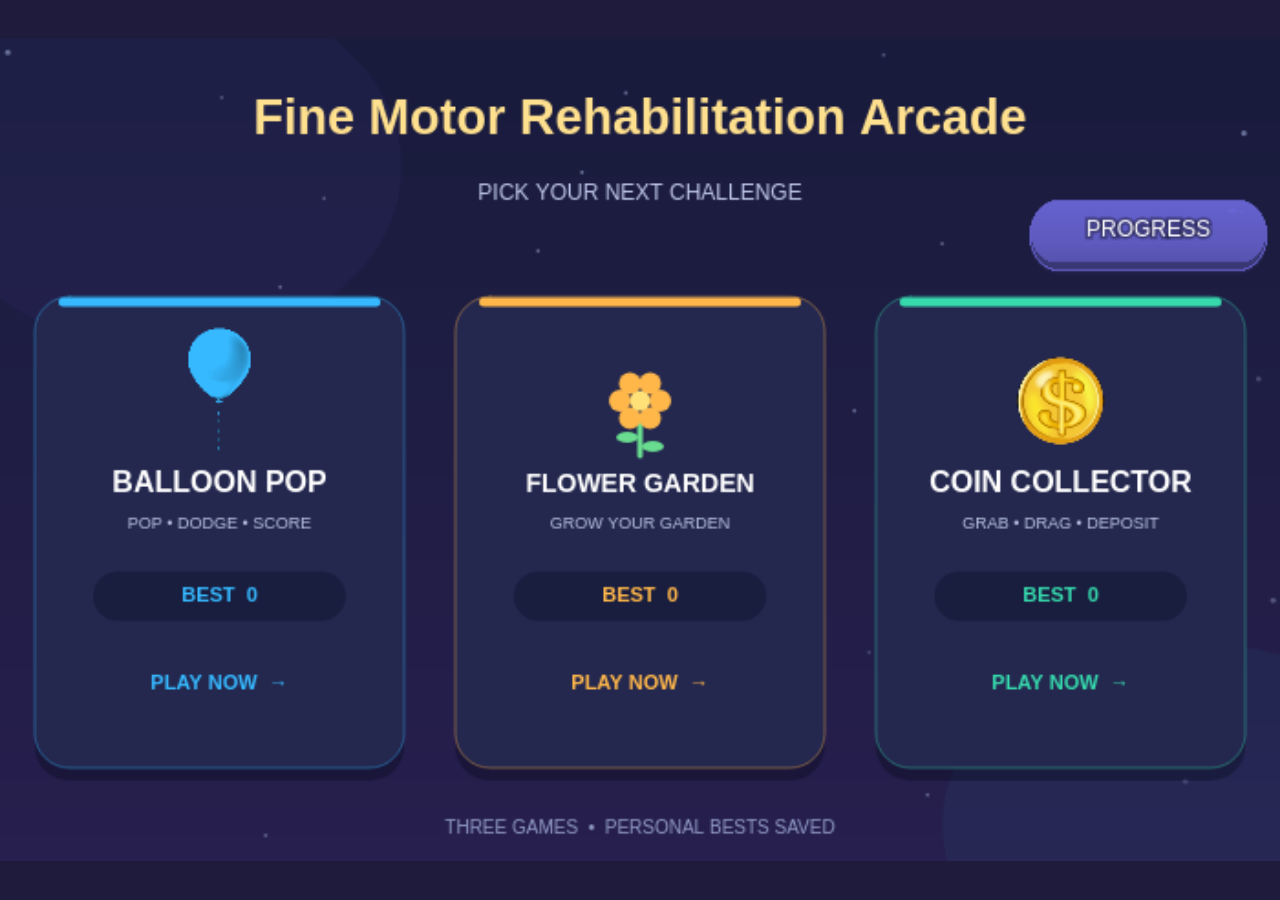
<file: index.html>
<!DOCTYPE html>
<html lang="en">
  <head>
    <meta charset="utf-8" />
    <meta name="viewport" content="width=device-width, initial-scale=1.0">

    <title>Fine Motor Rehabilitation Arcade</title>

    <link rel="stylesheet" type="text/css" href="style.css">

    <script src="libraries/p5.min.js"></script>
    <script src="libraries/p5.sound.min.js"></script>
    <script>
      // p5 Studio provides MEDIA_FOLDER itself; define it here for plain browser runs.
      if (typeof MEDIA_FOLDER === "undefined") var MEDIA_FOLDER = "media";
    </script>
  </head>

  <body>
    <script src="common/balloonpop.js"></script>
    <script src="common/coincollector.js"></script>
    <script src="common/flowergarden.js"></script>
    <script src="main.js"></script>
  </body>
</html>
</file>
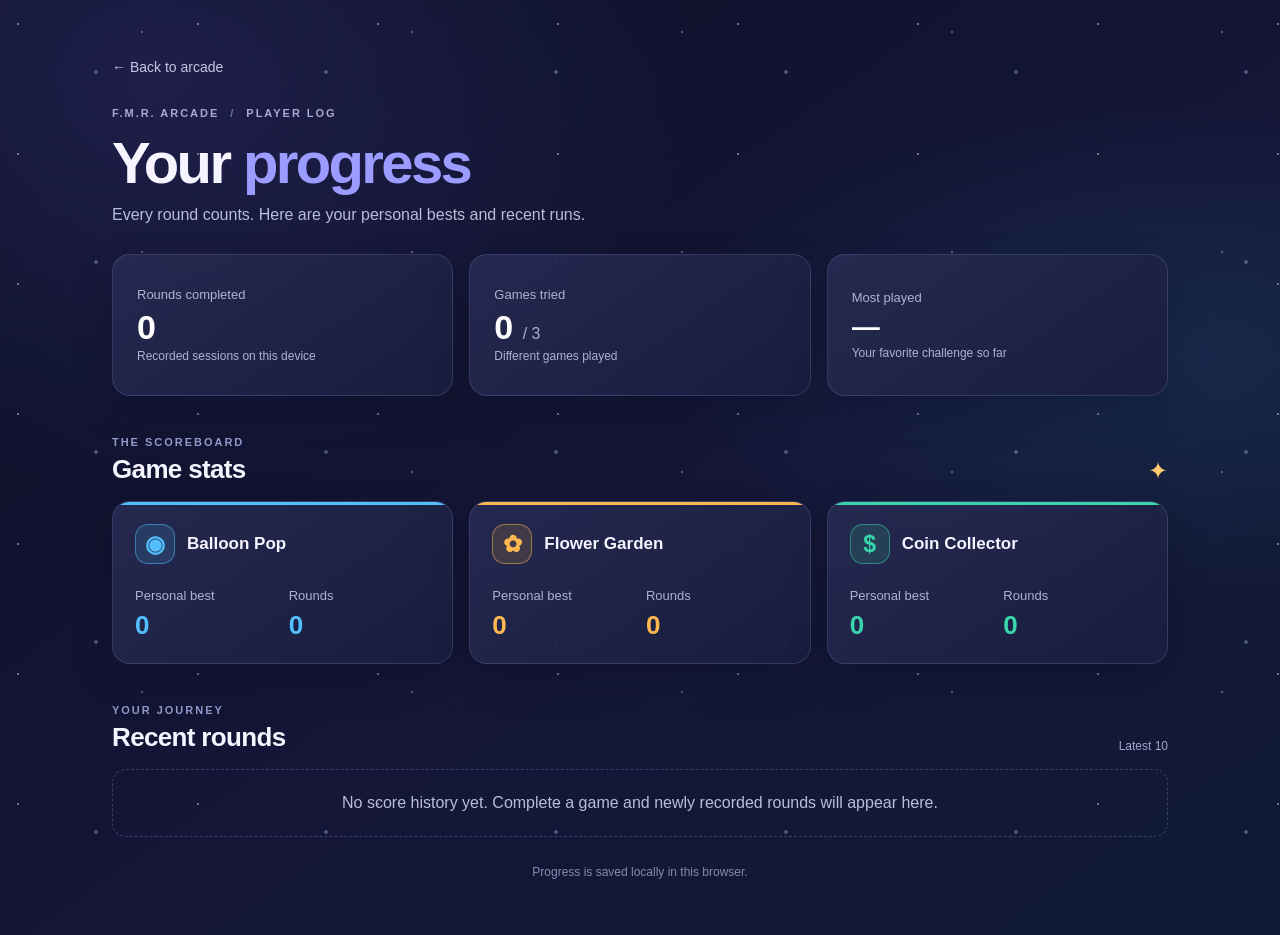
<file: progress.html>
<!DOCTYPE html>
<html lang="en">
  <head>
    <meta charset="utf-8" />
    <meta name="viewport" content="width=device-width, initial-scale=1.0">
    <meta name="theme-color" content="#0c1027">
    <title>Player Progress | F.M.R. Arcade</title>
    <link rel="stylesheet" href="progress.css">
  </head>
  <body>
    <main class="dashboard">
      <header class="page-header">
        <a class="back-link" href="index.html">← Back to arcade</a>
        <p class="eyebrow">F.M.R. ARCADE <span>/</span> PLAYER LOG</p>
        <h1>Your <span>progress</span></h1>
        <p class="intro">Every round counts. Here are your personal bests and recent runs.</p>
      </header>

      <section class="summary-grid" aria-label="Overall progress">
        <article class="summary-card">
          <span class="summary-label">Rounds completed</span>
          <strong id="round-count">0</strong>
          <span class="summary-note">Recorded sessions on this device</span>
        </article>
        <article class="summary-card">
          <span class="summary-label">Games tried</span>
          <strong><span id="games-tried">0</span> <small>/ 3</small></strong>
          <span class="summary-note">Different games played</span>
        </article>
        <article class="summary-card">
          <span class="summary-label">Most played</span>
          <strong class="summary-name" id="most-played">—</strong>
          <span class="summary-note">Your favorite challenge so far</span>
        </article>
      </section>

      <section class="section-block" aria-labelledby="game-stats-title">
        <div class="section-heading">
          <div>
            <p class="eyebrow">THE SCOREBOARD</p>
            <h2 id="game-stats-title">Game stats</h2>
          </div>
          <span class="section-mark">✦</span>
        </div>
        <div class="game-grid">
          <article class="game-card balloon-card">
            <div class="game-title"><span class="game-icon">◉</span><h3>Balloon Pop</h3></div>
            <div class="game-metrics">
              <div><span>Personal best</span><strong id="best-balloon">0</strong></div>
              <div><span>Rounds</span><strong id="plays-balloon">0</strong></div>
            </div>
          </article>
          <article class="game-card garden-card">
            <div class="game-title"><span class="game-icon">✿</span><h3>Flower Garden</h3></div>
            <div class="game-metrics">
              <div><span>Personal best</span><strong id="best-garden">0</strong></div>
              <div><span>Rounds</span><strong id="plays-garden">0</strong></div>
            </div>
          </article>
          <article class="game-card coin-card">
            <div class="game-title"><span class="game-icon">$</span><h3>Coin Collector</h3></div>
            <div class="game-metrics">
              <div><span>Personal best</span><strong id="best-coins">0</strong></div>
              <div><span>Rounds</span><strong id="plays-coins">0</strong></div>
            </div>
          </article>
        </div>
      </section>

      <section class="section-block history-block" aria-labelledby="history-title">
        <div class="section-heading">
          <div>
            <p class="eyebrow">YOUR JOURNEY</p>
            <h2 id="history-title">Recent rounds</h2>
          </div>
          <span class="history-caption">Latest 10</span>
        </div>
        <ol class="history-list" id="recent-rounds"></ol>
      </section>
      <p class="storage-note">Progress is saved locally in this browser.</p>
    </main>
    <script src="progress.js"></script>
  </body>
</html>
</file>
<file: style.css>
html, body {
  width: 100%;
  height: 100%;
  margin: 0;
  padding: 0;
}

body {
  display: grid;
  place-items: center;
  overflow: hidden;
  background: rgb(30, 27, 60);
}

canvas {
  display: block;
  width: min(100vw, 155.56vh) !important;
  height: auto !important;
}
</file>
<file: progress.css>
:root {
  color-scheme: dark;
  font-family: Arial, Helvetica, sans-serif;
  background: #0c1027;
  color: #f5f4ff;
}

* {
  box-sizing: border-box;
}

html {
  min-height: 100%;
}

body {
  min-height: 100vh;
  margin: 0;
  overflow-x: hidden;
  background:
    radial-gradient(ellipse at 12% 8%, rgba(84, 74, 174, 0.25), transparent 34rem),
    radial-gradient(ellipse at 92% 38%, rgba(35, 122, 161, 0.18), transparent 32rem),
    linear-gradient(145deg, #0c1027 8%, #151638 55%, #101b35);
}

body::before {
  position: fixed;
  z-index: 0;
  inset: 0;
  background-image:
    radial-gradient(1px 1px at 18px 24px, rgba(255, 255, 255, 0.85) 99%, transparent),
    radial-gradient(2px 2px at 96px 72px, rgba(180, 203, 255, 0.75) 99%, transparent),
    radial-gradient(1px 1px at 142px 32px, rgba(255, 255, 255, 0.65) 99%, transparent);
  background-size: 180px 130px, 230px 190px, 270px 220px;
  content: "";
  opacity: 0.45;
  pointer-events: none;
}

a {
  color: inherit;
}

.dashboard {
  position: relative;
  z-index: 1;
  width: min(1120px, 100%);
  margin: 0 auto;
  padding: 32px 32px 56px;
}

.page-header {
  position: relative;
  padding: 26px 0 30px;
}

.back-link {
  display: inline-flex;
  align-items: center;
  gap: 8px;
  margin-bottom: 32px;
  color: #c5c6e7;
  font-size: 14px;
  text-decoration: none;
  transition: color 160ms ease, transform 160ms ease;
}

.back-link:hover {
  color: #fff;
  transform: translateX(-3px);
}

.eyebrow {
  margin: 0 0 10px;
  color: #a7a9d2;
  font-size: 11px;
  font-weight: 700;
  letter-spacing: 0.18em;
}

.eyebrow span {
  padding: 0 6px;
  color: #6d72a8;
}

h1,
h2,
h3,
p {
  margin-top: 0;
}

h1 {
  margin-bottom: 10px;
  font-size: clamp(36px, 6vw, 58px);
  letter-spacing: -0.045em;
}

h1 span {
  color: #9c9bff;
}

.intro {
  margin-bottom: 0;
  color: #b9bddb;
  font-size: 16px;
}

.summary-grid {
  display: grid;
  grid-template-columns: repeat(3, minmax(0, 1fr));
  gap: 16px;
}

.summary-card,
.game-card {
  border: 1px solid rgba(181, 188, 255, 0.16);
  border-radius: 18px;
  background: linear-gradient(145deg, rgba(39, 43, 82, 0.92), rgba(25, 30, 63, 0.94));
  box-shadow: 0 16px 40px rgba(3, 5, 23, 0.18);
}

.summary-card {
  display: flex;
  min-height: 142px;
  flex-direction: column;
  justify-content: center;
  padding: 22px 24px;
}

.summary-label,
.summary-note,
.game-metrics span {
  color: #aeb3d4;
  font-size: 13px;
}

.summary-card strong {
  margin: 7px 0 3px;
  color: #fff;
  font-size: 34px;
  line-height: 1.1;
}

.summary-card strong small {
  color: #aeb3d4;
  font-size: 16px;
  font-weight: 500;
}

.summary-card .summary-name {
  overflow: hidden;
  font-size: clamp(20px, 2.8vw, 28px);
  text-overflow: ellipsis;
  white-space: nowrap;
}

.summary-note {
  font-size: 12px;
}

.section-block {
  margin-top: 40px;
}

.section-heading {
  display: flex;
  align-items: end;
  justify-content: space-between;
  margin-bottom: 16px;
}

.section-heading .eyebrow {
  margin-bottom: 6px;
  color: #9298ca;
}

h2 {
  margin-bottom: 0;
  font-size: 26px;
  letter-spacing: -0.025em;
}

.section-mark {
  color: #ffc96e;
  font-size: 24px;
}

.game-grid {
  display: grid;
  grid-template-columns: repeat(3, minmax(0, 1fr));
  gap: 16px;
}

.game-card {
  position: relative;
  overflow: hidden;
  padding: 22px;
}

.game-card::before {
  position: absolute;
  top: 0;
  right: 0;
  left: 0;
  height: 3px;
  background: var(--accent);
  content: "";
}

.balloon-card {
  --accent: #52bfff;
}

.garden-card {
  --accent: #ffb84f;
}

.coin-card {
  --accent: #39d6ac;
}

.game-title {
  display: flex;
  align-items: center;
  gap: 12px;
  margin-bottom: 24px;
}

.game-icon {
  display: grid;
  width: 40px;
  height: 40px;
  flex: 0 0 auto;
  place-items: center;
  border: 1px solid color-mix(in srgb, var(--accent) 50%, transparent);
  border-radius: 13px;
  background: color-mix(in srgb, var(--accent) 15%, #202447);
  color: var(--accent);
  font-size: 23px;
  font-weight: 700;
}

.game-title h3 {
  margin: 0;
  font-size: 17px;
}

.game-metrics {
  display: grid;
  grid-template-columns: 1fr 1fr;
  gap: 12px;
}

.game-metrics div {
  display: flex;
  min-width: 0;
  flex-direction: column;
  gap: 7px;
}

.game-metrics strong {
  color: var(--accent);
  font-size: 26px;
}

.history-caption {
  color: #9fa5ce;
  font-size: 12px;
}

.history-list {
  display: grid;
  gap: 10px;
  margin: 0;
  padding: 0;
  list-style: none;
}

.history-row {
  display: grid;
  grid-template-columns: minmax(0, 1fr) auto auto;
  align-items: center;
  gap: 24px;
  min-height: 62px;
  padding: 12px 18px;
  border: 1px solid rgba(181, 188, 255, 0.12);
  border-radius: 14px;
  background: rgba(26, 31, 65, 0.8);
}

.history-game {
  color: #f1f0ff;
  font-size: 14px;
  font-weight: 700;
}

.history-score {
  color: #ffd27b;
  font-size: 14px;
  font-weight: 700;
}

.history-date {
  color: #aeb3d4;
  font-size: 12px;
  text-align: right;
}

.empty-state {
  padding: 24px;
  border: 1px dashed rgba(181, 188, 255, 0.24);
  border-radius: 14px;
  color: #b9bddb;
  text-align: center;
}

.storage-note {
  margin: 28px 0 0;
  color: #858caf;
  font-size: 12px;
  text-align: center;
}

@media (max-width: 700px) {
  .dashboard {
    padding: 20px 18px 40px;
  }

  .page-header {
    padding-top: 10px;
  }

  .summary-grid,
  .game-grid {
    grid-template-columns: 1fr;
  }

  .summary-card {
    min-height: 120px;
  }

  .section-block {
    margin-top: 32px;
  }
}

@media (max-width: 420px) {
  .history-row {
    grid-template-columns: minmax(0, 1fr) auto;
    gap: 8px 14px;
  }

  .history-date {
    grid-column: 1 / -1;
    text-align: left;
  }
}

@media (prefers-reduced-motion: reduce) {
  *,
  *::before,
  *::after {
    scroll-behavior: auto !important;
    transition-duration: 0.01ms !important;
  }
}
</file>
